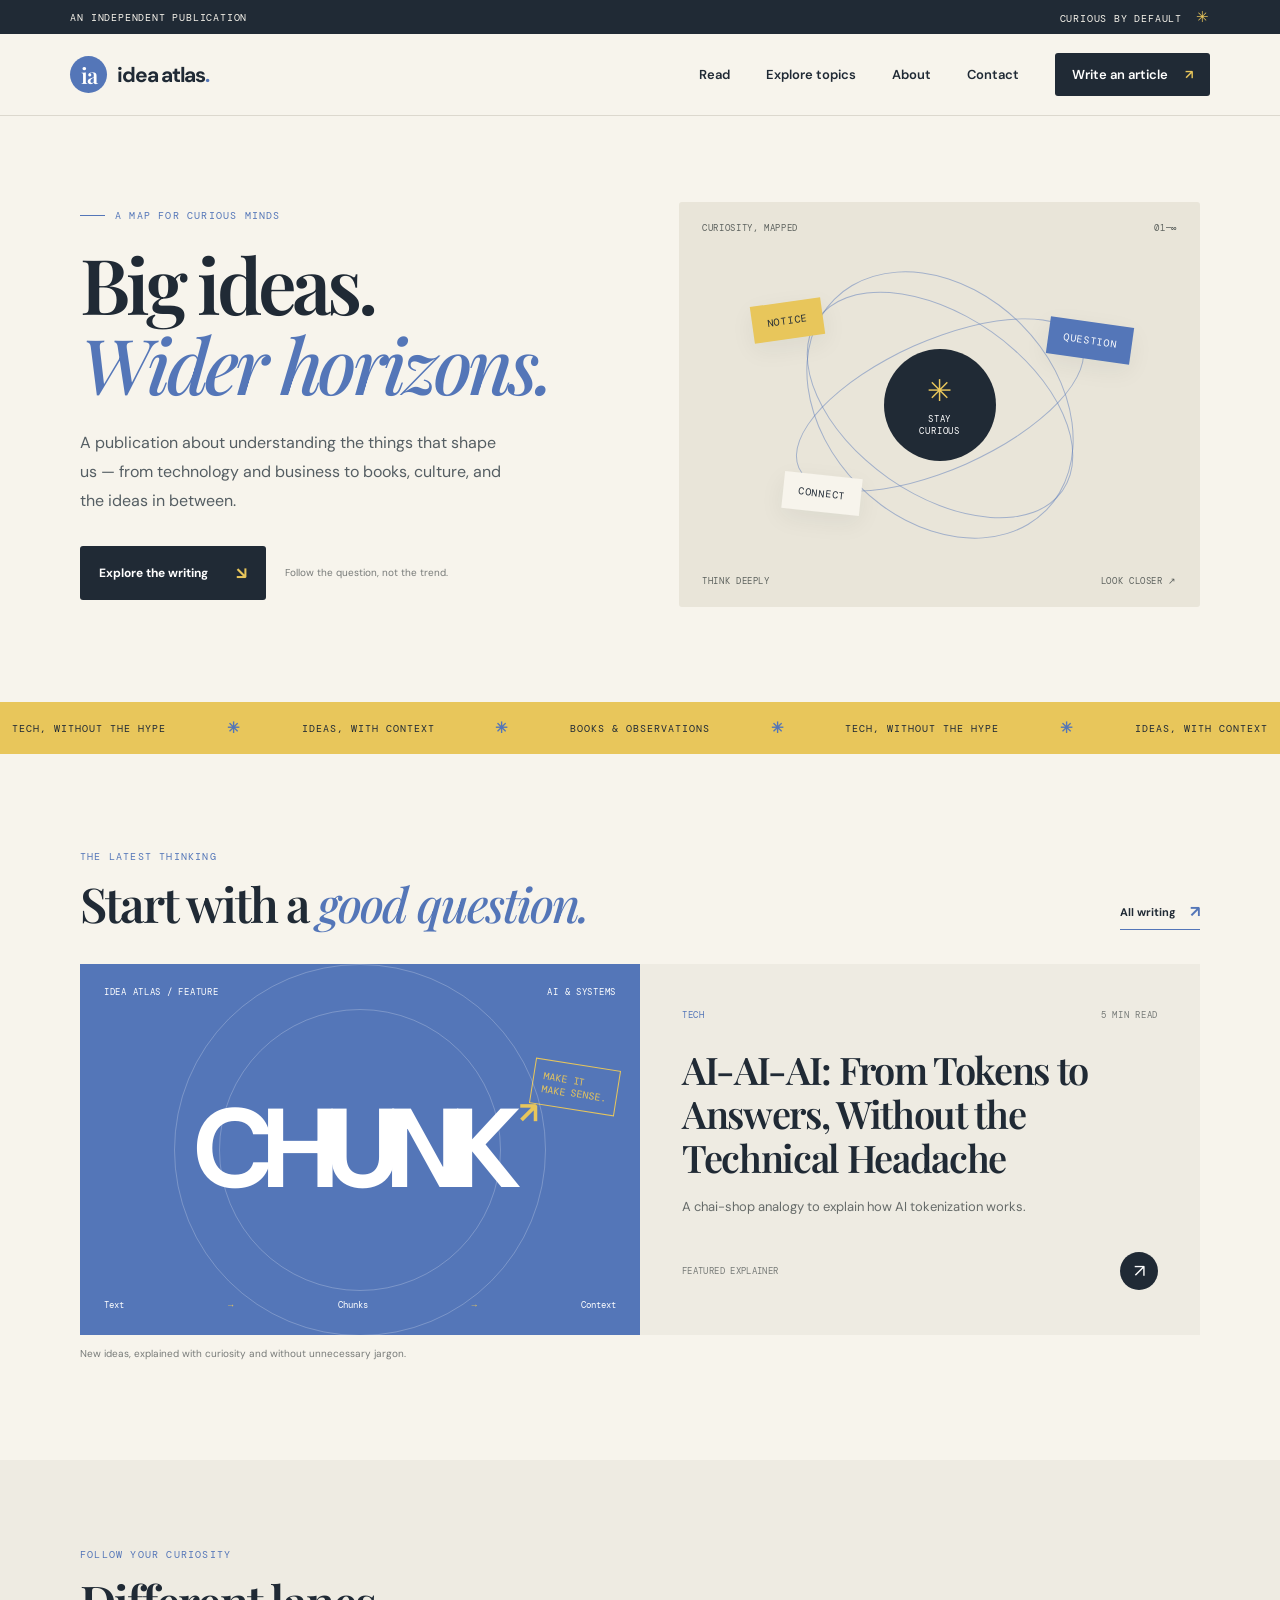
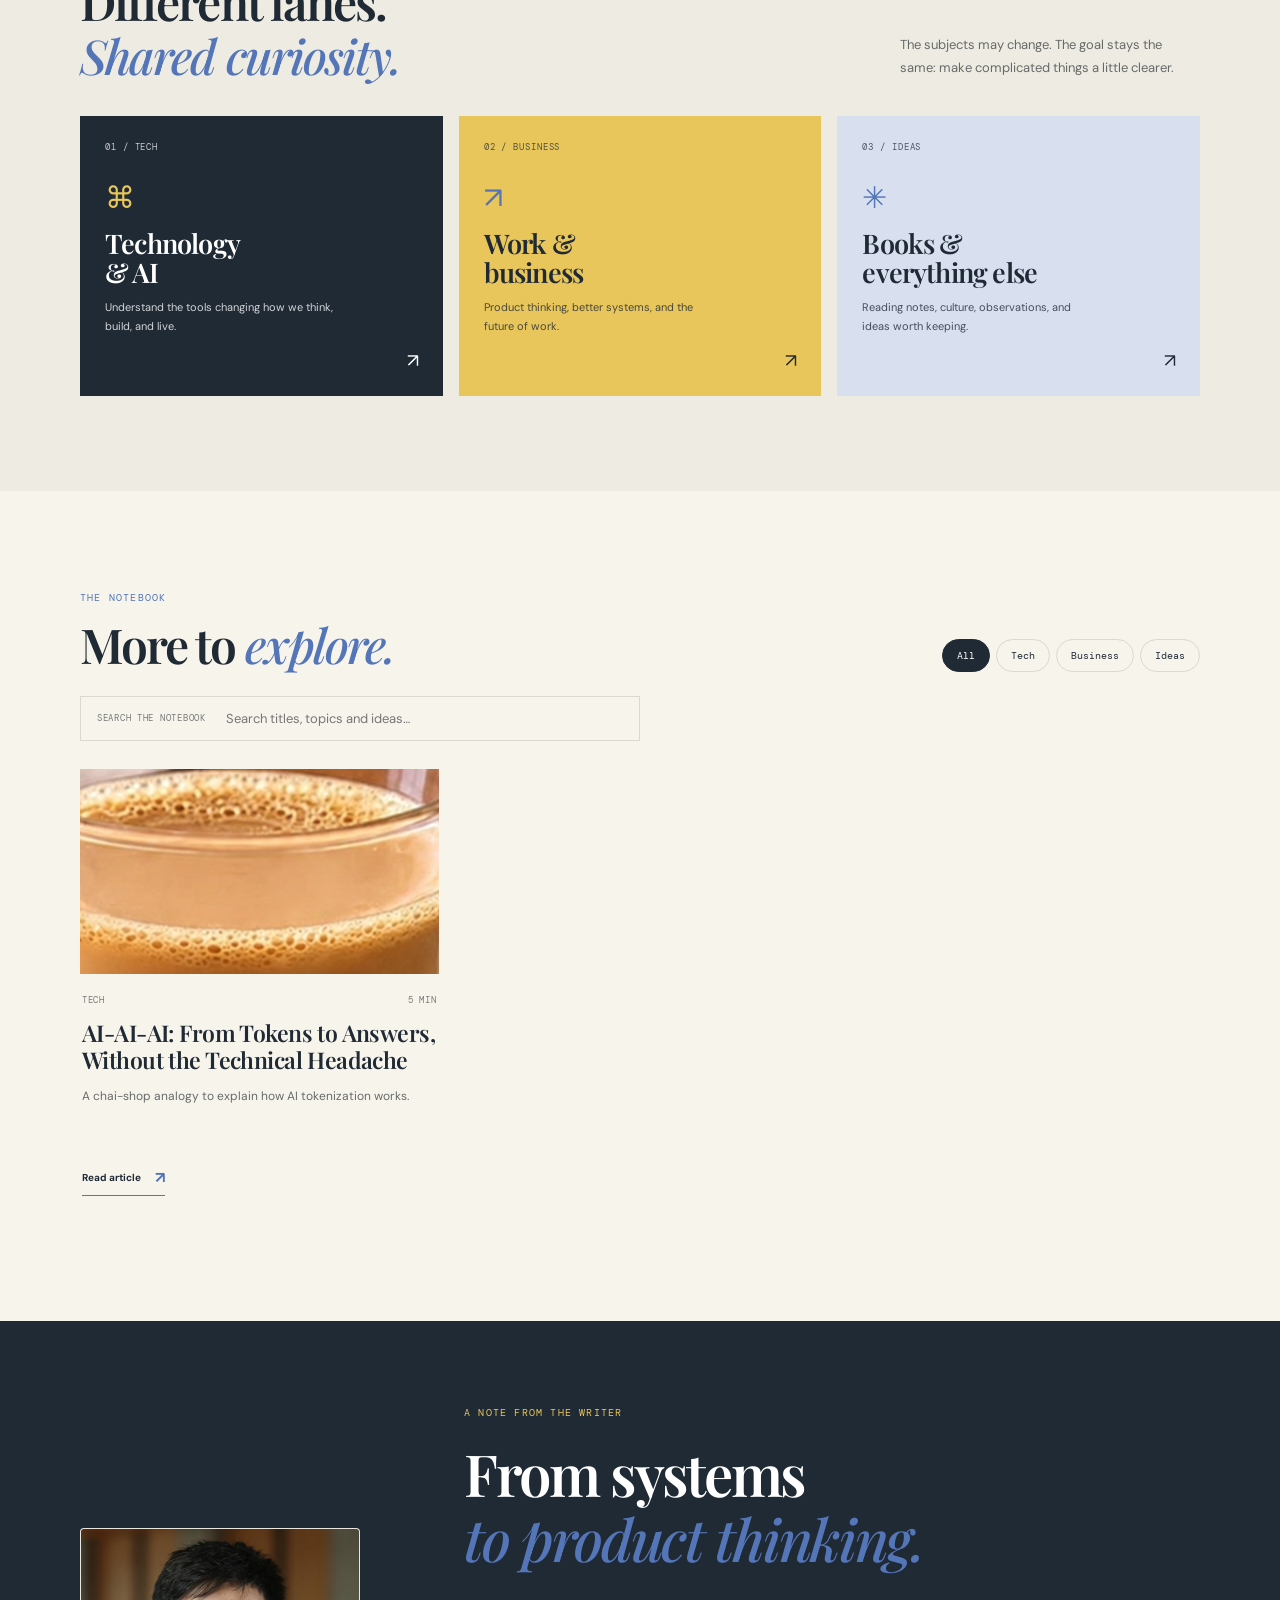
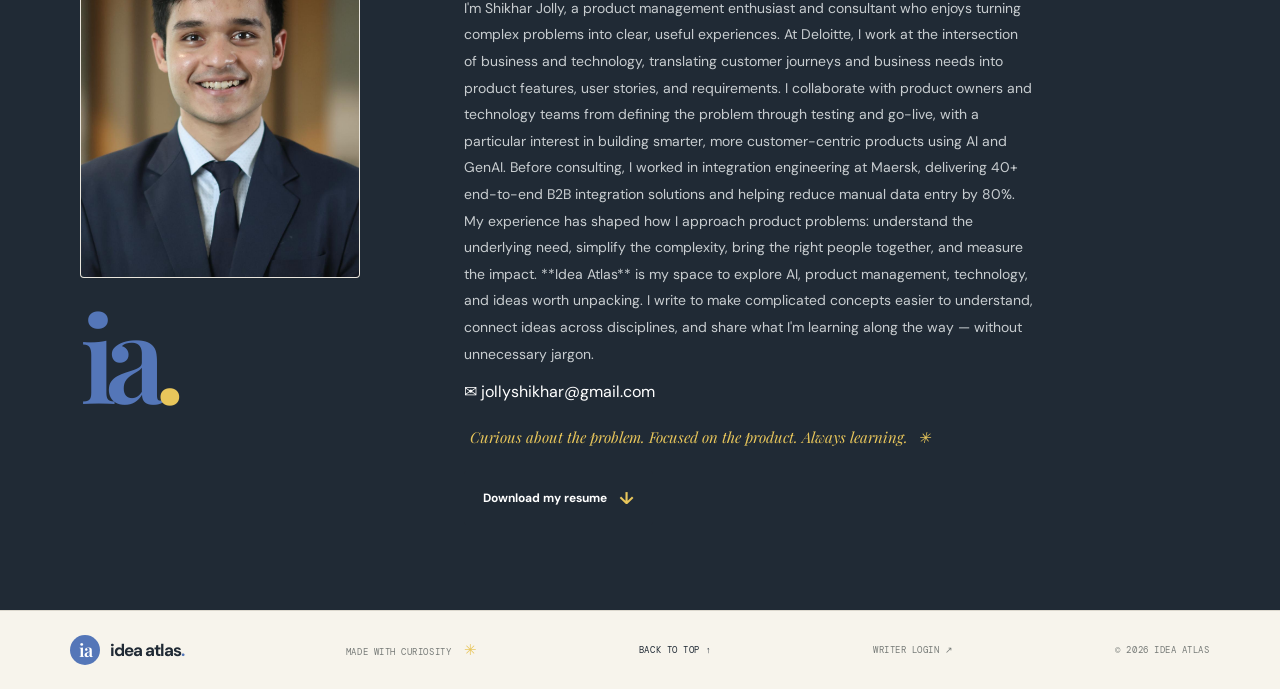
<file: index.html>
<!doctype html>
<html lang="en">
<head>
  <meta charset="utf-8">
  <meta name="viewport" content="width=device-width, initial-scale=1">
  <meta name="theme-color" content="#f7f4ec">
  <meta name="description" content="A curious publication exploring technology, business, books, and ideas worth understanding.">
  <meta property="og:title" content="Idea Atlas — A map for curious minds">
  <meta property="og:description" content="Big ideas, explored with clarity.">
  <title>Idea Atlas — A map for curious minds</title>

  <link rel="preconnect" href="https://fonts.googleapis.com">
  <link rel="preconnect" href="https://fonts.gstatic.com" crossorigin>
  <link href="https://fonts.googleapis.com/css2?family=DM+Mono:wght@400;500&family=DM+Sans:wght@400;500;600;700&family=Playfair+Display:wght@500;600;700&display=swap" rel="stylesheet">
  <link rel="stylesheet" href="styles.css">
</head>

<body>
  <div class="topline">
    <span>AN INDEPENDENT PUBLICATION</span>
    <span class="topline-right">CURIOUS BY DEFAULT <span class="spark">✳</span></span>
  </div>

  <header class="site-header">
    <a class="brand" href="index.html" aria-label="Idea Atlas home">
      <span class="brand-mark">ia</span>
      <span>idea atlas<span class="brand-dot">.</span></span>
    </a>

    <button class="menu-toggle" aria-label="Toggle navigation" aria-expanded="false">☰</button>

    <nav class="nav-links" aria-label="Main navigation">
      <a href="#latest">Read</a>
      <a href="#topics">Explore topics</a>
      <a href="#about">About</a>
      <a href="mailto:jollyshikhar@gmail.com">Contact</a>
      <a class="nav-cta" href="https://pagescms.org/" target="_blank" rel="noreferrer">Write an article <span>↗</span></a>
    </nav>
  </header>

  <main id="home">
    <section class="hero wrap">
      <div class="hero-copy">
        <p class="eyebrow"><span class="eyebrow-line"></span> A MAP FOR CURIOUS MINDS</p>
        <h1>Big ideas.<br><em>Wider horizons.</em></h1>
        <p class="hero-intro">A publication about understanding the things that shape us — from technology and business to books, culture, and the ideas in between.</p>
        <div class="hero-actions">
          <a class="button button-dark" href="#latest">Explore the writing <span>↘</span></a>
          <span class="read-note">Follow the question, not the trend.</span>
        </div>
      </div>

      <div class="hero-art" aria-label="Abstract map of connected ideas">
        <div class="art-label label-top">CURIOSITY, MAPPED <span>01—∞</span></div>
        <div class="orbit orbit-one"></div>
        <div class="orbit orbit-two"></div>
        <div class="orbit orbit-three"></div>
        <div class="chunk chunk-a">NOTICE</div>
        <div class="chunk chunk-b">QUESTION</div>
        <div class="chunk chunk-c">CONNECT</div>
        <div class="art-center"><span>✳</span><small>STAY<br>CURIOUS</small></div>
        <div class="art-label label-bottom"><span>THINK DEEPLY</span><span>LOOK CLOSER ↗</span></div>
      </div>
    </section>

    <div class="ticker">
      <div class="ticker-track">
        <span>TECH, WITHOUT THE HYPE</span><b>✳</b>
        <span>IDEAS, WITH CONTEXT</span><b>✳</b>
        <span>BOOKS & OBSERVATIONS</span><b>✳</b>
        <span>TECH, WITHOUT THE HYPE</span><b>✳</b>
        <span>IDEAS, WITH CONTEXT</span>
      </div>
    </div>

    <section class="featured wrap" id="latest">
      <div class="section-heading">
        <div>
          <p class="eyebrow">THE LATEST THINKING</p>
          <h2>Start with a <em>good question.</em></h2>
        </div>
        <a class="text-link" href="#all-articles">All writing <span>↗</span></a>
      </div>

      <article class="feature-card" id="featured-card">
        <div class="feature-visual">
          <div class="visual-top"><span>IDEA ATLAS / FEATURE</span><span>AI & SYSTEMS</span></div>
          <div class="stack-word">CHUNK<span>↗</span></div>
          <div class="stack-bottom"><span>Text</span><i>→</i><span>Chunks</span><i>→</i><span>Context</span></div>
          <div class="visual-stamp">MAKE IT<br>MAKE SENSE.</div>
        </div>

        <div class="feature-content">
          <div class="meta"><span class="tag">ARTIFICIAL INTELLIGENCE</span><span>8 MIN READ</span></div>
          <h3>It’s all about the ‘chunks’ in the ‘RAG’</h3>
          <p>A practical exploration of why breaking information into meaningful pieces matters for retrieval-augmented generation.</p>
          <div class="feature-footer">
            <span class="date">FEATURED EXPLAINER</span>
            <a class="round-link" href="article.html?slug=rag-chunking" aria-label="Read featured article">↗</a>
          </div>
        </div>
      </article>

      <p class="prototype-note">New ideas, explained with curiosity and without unnecessary jargon.</p>
    </section>

    <section class="topics-section" id="topics">
      <div class="wrap">
        <div class="section-heading">
          <div>
            <p class="eyebrow">FOLLOW YOUR CURIOSITY</p>
            <h2>Different lanes.<br><em>Shared curiosity.</em></h2>
          </div>
          <p class="section-aside">The subjects may change. The goal stays the same: make complicated things a little clearer.</p>
        </div>

        <div class="topic-grid">
          <a class="topic-card topic-tech" href="#all-articles" data-topic="Tech">
            <span class="topic-number">01 / TECH</span>
            <div class="topic-icon">⌘</div>
            <h3>Technology<br>& AI</h3>
            <p>Understand the tools changing how we think, build, and live.</p>
            <span class="topic-arrow">↗</span>
          </a>

          <a class="topic-card topic-work" href="#all-articles" data-topic="Business">
            <span class="topic-number">02 / BUSINESS</span>
            <div class="topic-icon">↗</div>
            <h3>Work &<br>business</h3>
            <p>Product thinking, better systems, and the future of work.</p>
            <span class="topic-arrow">↗</span>
          </a>

          <a class="topic-card topic-life" href="#all-articles" data-topic="Ideas">
            <span class="topic-number">03 / IDEAS</span>
            <div class="topic-icon">✳</div>
            <h3>Books &<br>everything else</h3>
            <p>Reading notes, culture, observations, and ideas worth keeping.</p>
            <span class="topic-arrow">↗</span>
          </a>
        </div>
      </div>
    </section>

    <section class="all-articles wrap" id="all-articles">
      <div class="section-heading">
        <div>
          <p class="eyebrow">THE NOTEBOOK</p>
          <h2>More to <em>explore.</em></h2>
        </div>

        <div class="filters" role="group" aria-label="Filter articles">
          <button class="filter active" data-filter="All">All</button>
          <button class="filter" data-filter="Tech">Tech</button>
          <button class="filter" data-filter="Business">Business</button>
          <button class="filter" data-filter="Ideas">Ideas</button>
        </div>
      </div>

      <div class="search-wrap">
        <label for="article-search">SEARCH THE NOTEBOOK</label>
        <input id="article-search" type="search" placeholder="Search titles, topics and ideas…">
      </div>

      <div class="article-grid" id="article-grid"></div>
      <p class="empty-state" id="empty-state" hidden>No articles match that search yet.</p>
    </section>

    <section class="about-section" id="about">
      <div class="wrap about-inner">
        <div class="about-profile">
          <img
            id="about-profile-image"
            class="about-profile-image"
            src="media/shikhar-jolly.jpg"
            alt="Portrait of Shikhar Jolly"
            loading="lazy"
            onerror="this.style.display='none'"
          >
          <div class="about-mark">ia<span>.</span></div>
        </div>

        <div class="about-text">
          <p class="eyebrow">A NOTE FROM THE WRITER</p>

          <h2>
            <span id="about-heading-first">From systems</span><br>
            <em id="about-heading-second">to product thinking.</em>
          </h2>

          <p class="about-copy" id="about-copy">I'm Shikhar — a product management enthusiast and consultant who enjoys turning complex problems into clear, useful experiences.</p>

          <a class="profile-email" href="mailto:jollyshikhar@gmail.com">
            <span class="email-icon" aria-hidden="true">✉</span>
            <span>jollyshikhar@gmail.com</span>
          </a>

          <p class="signature">
            <span id="about-signature-text">Curious about the problem. Focused on the product. Always learning.</span>
            <span>✳</span>
          </p>

          <div class="about-actions">
            <a id="resume-download" class="button button-dark" href="/media/Shikhar-Jolly-Resume.pdf" download>
              Download my resume <span>↓</span>
            </a>
          </div>
        </div>
      </div>
    </section>
  </main>

  <footer class="site-footer">
    <a class="brand" href="index.html">
      <span class="brand-mark">ia</span>
      <span>idea atlas<span class="brand-dot">.</span></span>
    </a>
    <span>MADE WITH CURIOSITY <span class="spark">✳</span></span>
    <a href="#home" class="back-top">BACK TO TOP ↑</a>
    <a class="copyright" href="https://pagescms.org/" target="_blank" rel="noreferrer">WRITER LOGIN ↗</a>
    <span class="copyright">© <span id="year"></span> IDEA ATLAS</span>
  </footer>

  <script src="script.js"></script>
</body>
</html>
</file>
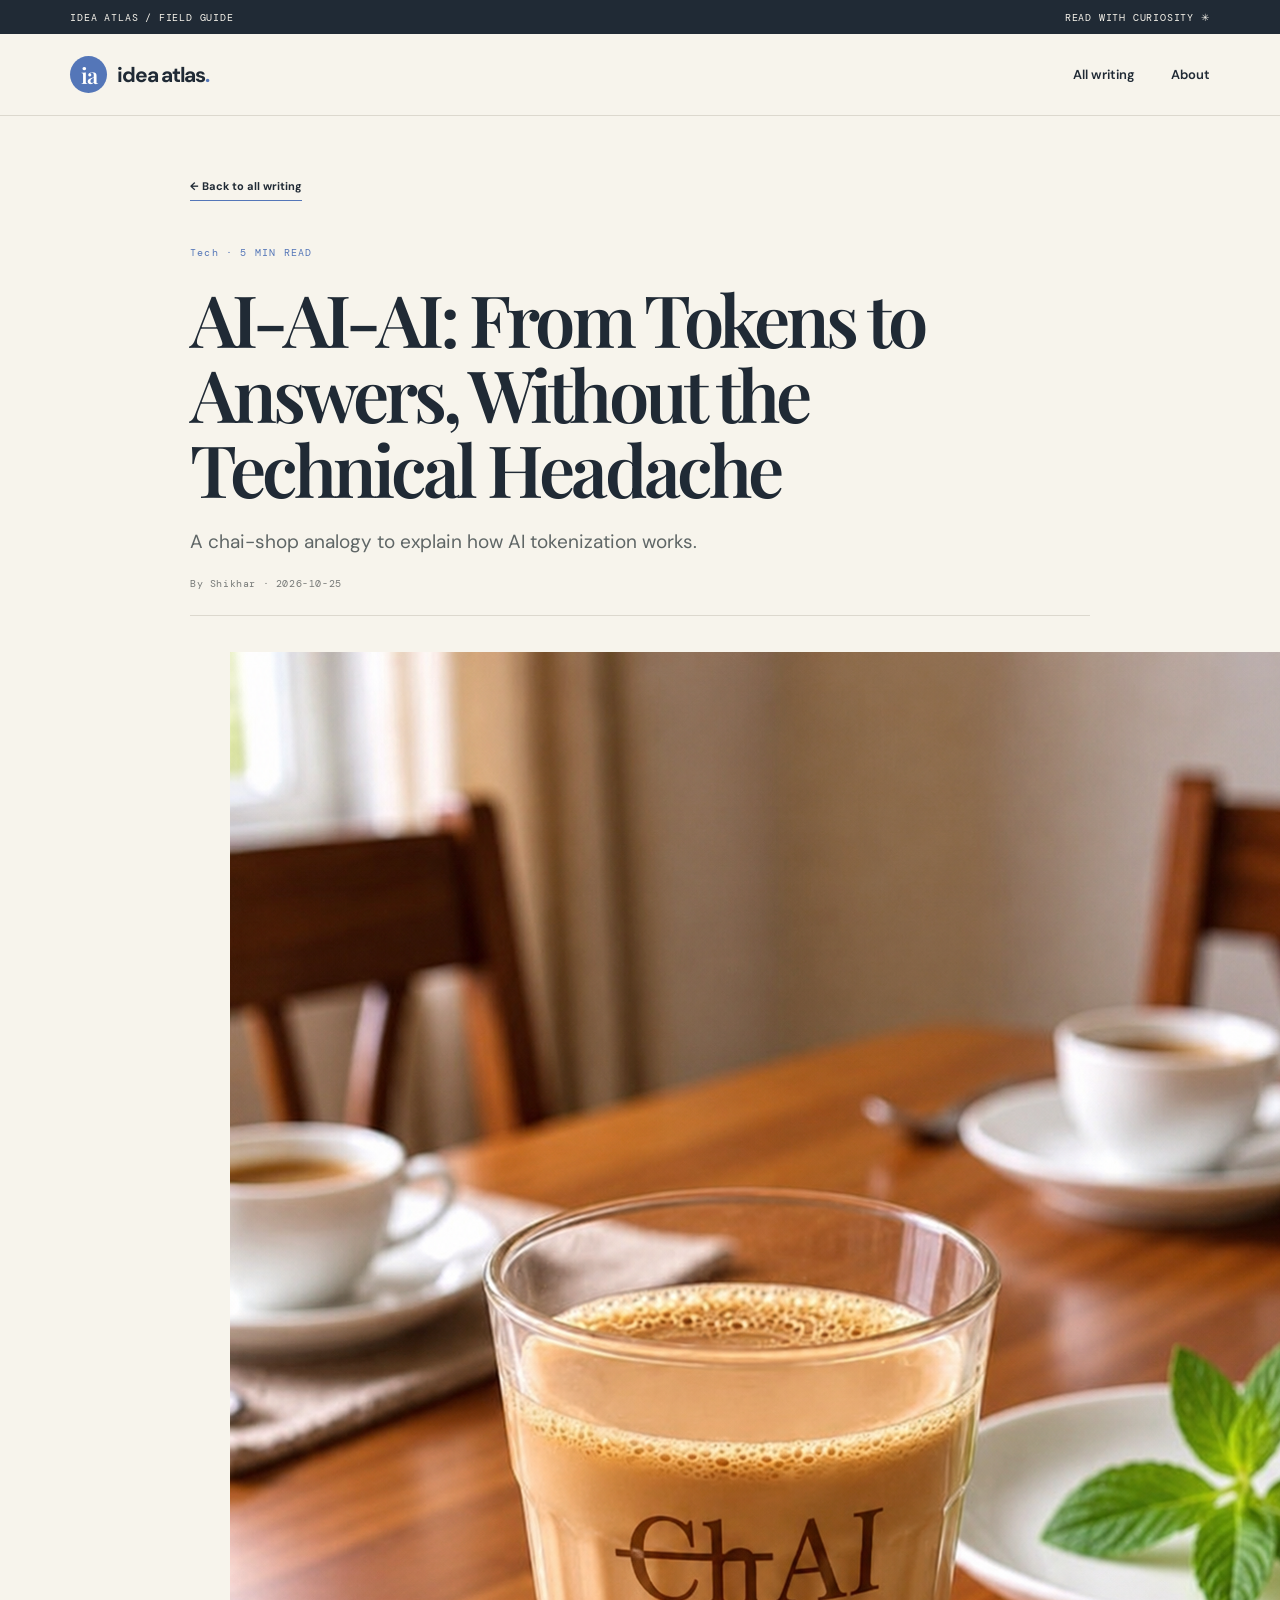
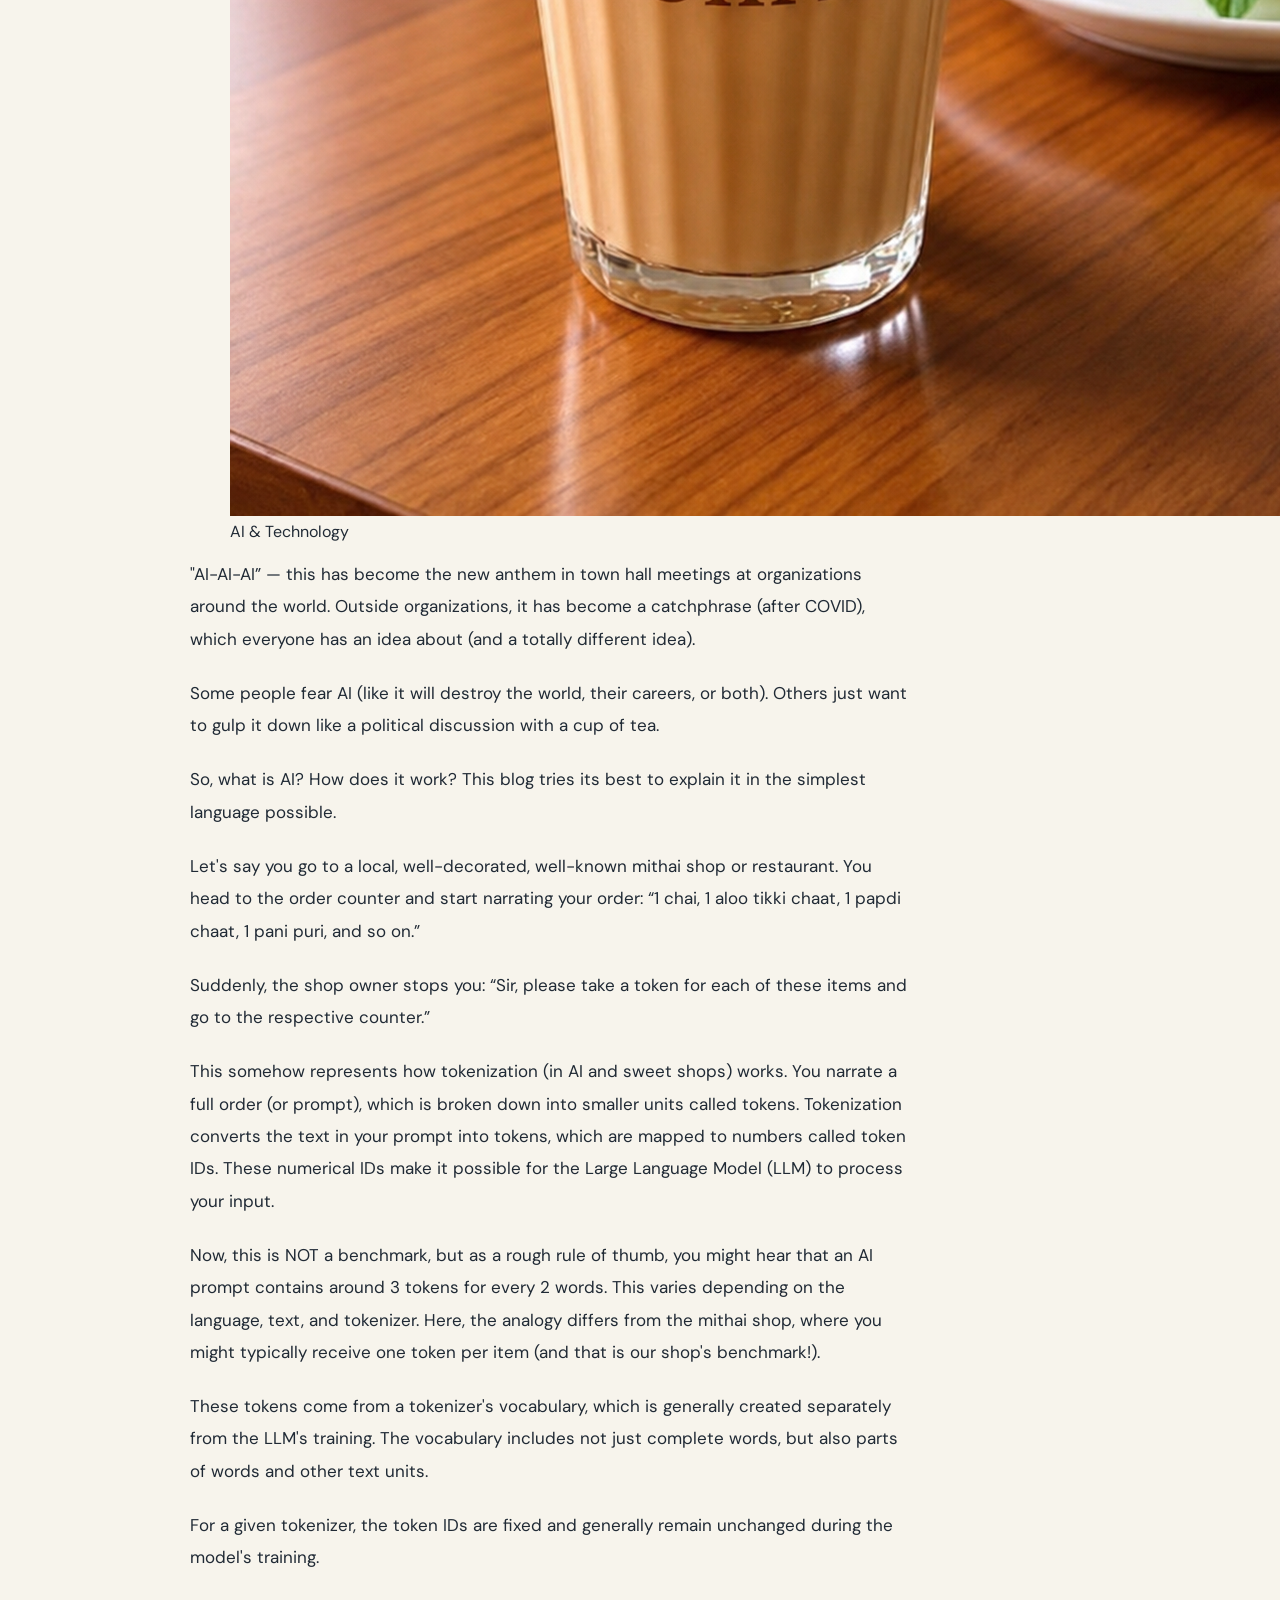
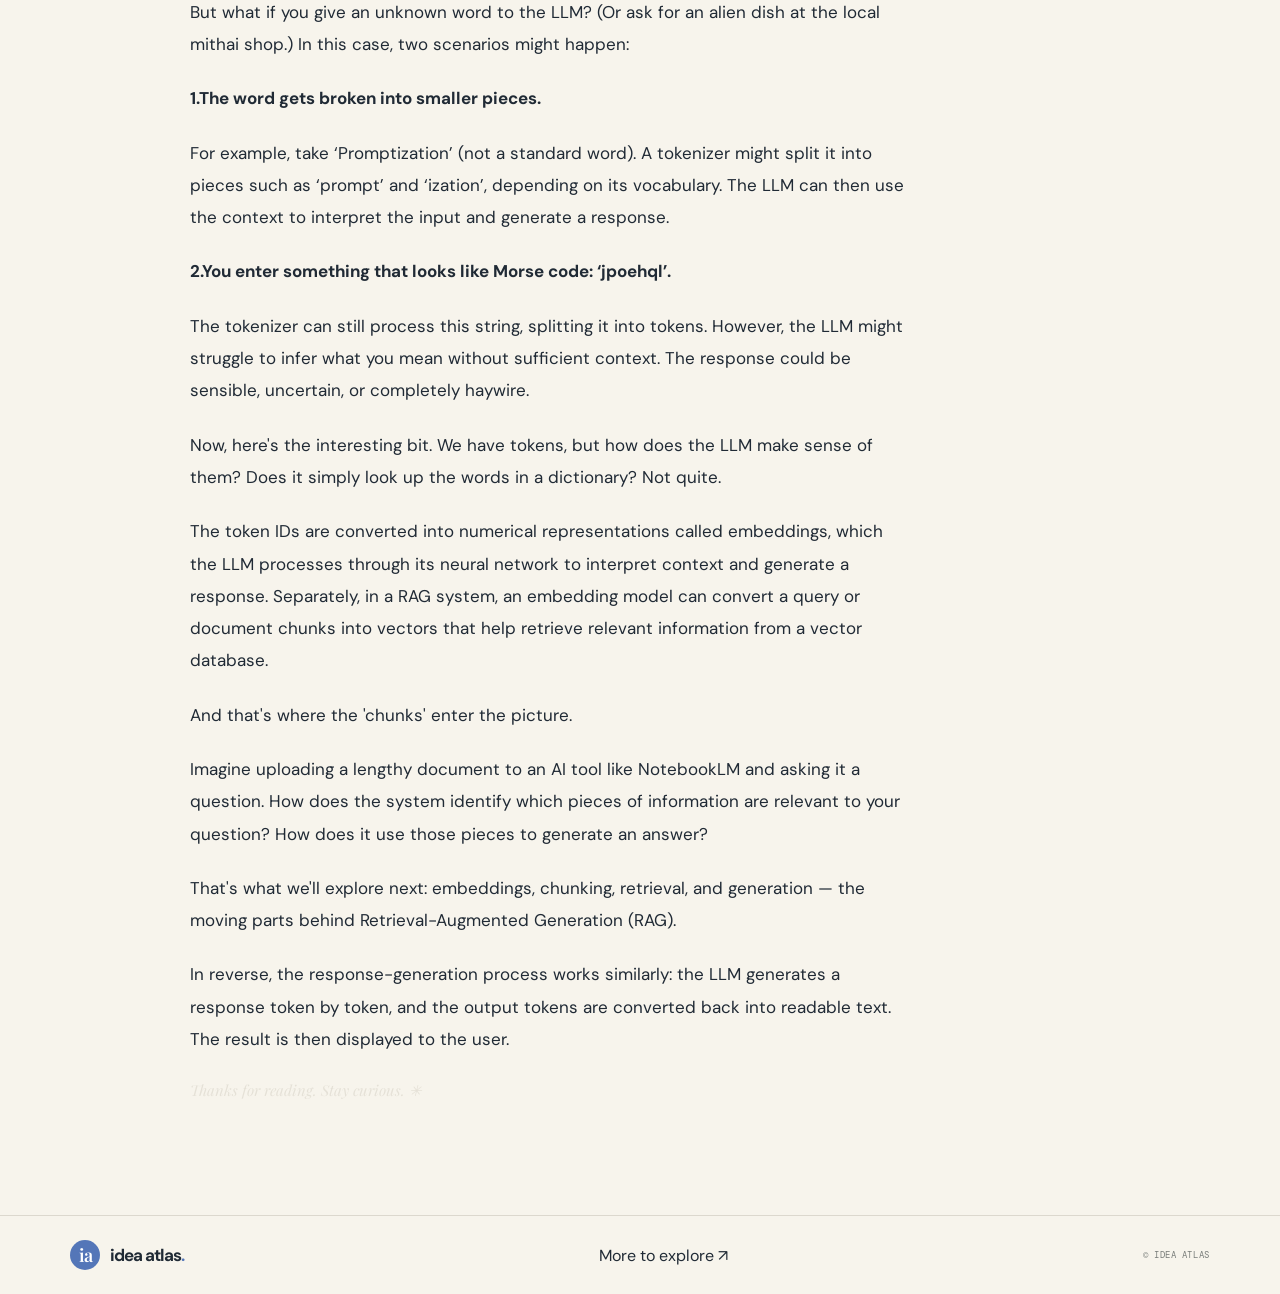
<file: article.html>
<!doctype html><html lang="en"><head><meta charset="utf-8"><meta name="viewport" content="width=device-width,initial-scale=1"><meta name="description" content="An Idea Atlas article"><title>Article — Idea Atlas</title><link href="https://fonts.googleapis.com/css2?family=DM+Mono:wght@400;500&family=DM+Sans:wght@400;500;600;700&family=Playfair+Display:wght@500;600;700&display=swap" rel="stylesheet"><link rel="stylesheet" href="styles.css"></head><body><div class="topline"><span>IDEA ATLAS / FIELD GUIDE</span><span>READ WITH CURIOSITY ✳</span></div><header class="site-header"><a class="brand" href="index.html"><span class="brand-mark">ia</span><span>idea atlas<span class="brand-dot">.</span></span></a><nav class="nav-links"><a href="index.html#latest">All writing</a><a href="index.html#about">About</a></nav></header><main class="article-page wrap"><a class="text-link" href="index.html#all-articles">← Back to all writing</a><div id="article-content"><p class="eyebrow">IDEA ATLAS</p><h1>Loading article…</h1></div><aside class="article-toc" id="article-toc"><strong>IN THIS ARTICLE</strong><ol></ol></aside></main><footer class="site-footer"><a class="brand" href="index.html"><span class="brand-mark">ia</span><span>idea atlas<span class="brand-dot">.</span></span></a><a href="index.html#latest">More to explore ↗</a><span>© IDEA ATLAS</span></footer><script src="script.js"></script></body></html>
</file>
<file: styles.css>
:root{--paper:#f7f4ec;--ink:#202a35;--blue:#5476b8;--yellow:#e8c65b;--muted:#777a78;--line:#dcd8ce;--serif:'Playfair Display',Georgia,serif;--sans:'DM Sans',Arial,sans-serif;--mono:'DM Mono',monospace}*{box-sizing:border-box}html{scroll-behavior:smooth;scroll-padding-top:90px}body{margin:0;background:var(--paper);color:var(--ink);font-family:var(--sans);-webkit-font-smoothing:antialiased}a{color:inherit;text-decoration:none}.topline{height:34px;background:var(--ink);color:#f7f4ec;display:flex;align-items:center;justify-content:space-between;padding:0 5.5%;font:10px var(--mono);letter-spacing:.08em}.spark{color:var(--yellow);font-size:15px;margin-left:7px}.site-header{height:82px;padding:0 5.5%;display:flex;align-items:center;justify-content:space-between;border-bottom:1px solid var(--line);position:sticky;top:0;z-index:10;background:rgba(247,244,236,.94);backdrop-filter:blur(14px)}.brand{display:flex;align-items:center;gap:10px;font-weight:700;font-size:21px;letter-spacing:-.06em}.brand-mark{display:grid;place-items:center;width:37px;height:37px;background:var(--blue);color:white;border-radius:50%;font:600 22px var(--serif);letter-spacing:-.06em}.brand-dot{color:var(--blue)}.nav-links{display:flex;align-items:center;gap:36px;font-size:13px;font-weight:600}.nav-links>a:not(.nav-cta){transition:color .2s}.nav-links>a:hover{color:var(--blue)}.nav-cta{background:var(--ink);color:white;padding:13px 17px;border-radius:3px}.nav-cta span{margin-left:14px;color:var(--yellow)}.menu-toggle{display:none;border:0;background:none;font-size:22px;color:var(--ink)}.wrap{width:min(1120px,89%);margin-inline:auto}.hero{display:grid;grid-template-columns:1fr 1fr;gap:7%;align-items:center;padding-top:86px;padding-bottom:95px}.eyebrow{font:10px var(--mono);letter-spacing:.12em;color:var(--blue);margin:0 0 22px;display:flex;align-items:center;gap:10px}.eyebrow-line{width:25px;height:1px;background:var(--blue)}h1,h2,h3,p{margin-top:0}h1{font:600 clamp(48px,6vw,78px)/1.04 var(--serif);letter-spacing:-.055em;margin-bottom:25px}h1 em,h2 em{font-weight:500;color:var(--blue)}.hero-intro{font-size:16px;line-height:1.8;color:#555e63;max-width:430px;margin-bottom:30px}.hero-actions{display:flex;align-items:center;gap:19px;flex-wrap:wrap}.button{display:inline-flex;align-items:center;gap:28px;padding:16px 19px;font-size:12px;font-weight:700;border-radius:3px}.button-dark{background:var(--ink);color:white}.button span{color:var(--yellow);font-size:17px}.read-note{font-size:10px;color:var(--muted)}.hero-art{height:405px;background:#e9e5d9;position:relative;overflow:hidden;border-radius:3px}.art-label{position:absolute;left:23px;right:23px;display:flex;justify-content:space-between;font:9px var(--mono);letter-spacing:.07em;color:#5d625e}.label-top{top:20px}.label-bottom{bottom:20px}.orbit{position:absolute;border:1px solid rgba(84,118,184,.48);border-radius:50%;left:50%;top:50%;transform:translate(-50%,-50%) rotate(-24deg)}.orbit-one{width:310px;height:130px}.orbit-two{width:300px;height:230px;transform:translate(-50%,-50%) rotate(45deg)}.orbit-three{width:180px;height:300px;transform:translate(-50%,-50%) rotate(-55deg)}.chunk{position:absolute;padding:12px 15px;font:10px var(--mono);letter-spacing:.08em;box-shadow:0 8px 24px #202a3510}.chunk-a{top:100px;left:14%;background:var(--yellow);transform:rotate(-8deg)}.chunk-b{top:120px;right:13%;background:var(--blue);color:white;transform:rotate(8deg)}.chunk-c{bottom:95px;left:20%;background:var(--paper);transform:rotate(6deg)}.art-center{position:absolute;top:50%;left:50%;transform:translate(-50%,-50%);width:112px;height:112px;background:var(--ink);color:white;border-radius:50%;display:flex;align-items:center;justify-content:center;flex-direction:column;gap:4px}.art-center span{font-size:30px;color:var(--yellow)}.art-center small{font:9px/1.3 var(--mono);text-align:center;letter-spacing:.1em}.ticker{overflow:hidden;background:var(--yellow);padding:16px 0;white-space:nowrap}.ticker-track{display:flex;align-items:center;justify-content:space-around;gap:36px;min-width:900px;font:10px var(--mono);letter-spacing:.1em}.ticker b{font-size:15px;color:var(--blue)}.featured{padding-top:96px;padding-bottom:100px}.section-heading{display:flex;align-items:flex-end;justify-content:space-between;gap:25px;margin-bottom:34px}.section-heading .eyebrow{margin-bottom:13px}h2{font:600 clamp(33px,4vw,48px)/1.13 var(--serif);letter-spacing:-.04em;margin-bottom:0}.text-link{display:inline-flex;align-items:center;gap:14px;font-size:11px;font-weight:700;border-bottom:1px solid var(--blue);padding-bottom:7px}.text-link span{color:var(--blue);font-size:16px}.feature-card{display:grid;grid-template-columns:1fr 1fr;background:#eeebe2;min-height:360px}.feature-visual{min-height:360px;background:var(--blue);position:relative;overflow:hidden;color:white;padding:24px;display:flex;align-items:center;justify-content:center}.visual-top{position:absolute;top:22px;left:24px;right:24px;display:flex;justify-content:space-between;font:9px var(--mono);letter-spacing:.08em}.stack-word{font:700 clamp(65px,9vw,112px)/.9 var(--sans);letter-spacing:-.1em;position:relative;z-index:1}.stack-word span{font-size:30px;color:var(--yellow);vertical-align:top;margin-left:9px}.feature-visual:before,.feature-visual:after{content:"";position:absolute;width:280px;height:280px;border:1px solid #ffffff3b;border-radius:50%}.feature-visual:after{width:370px;height:370px}.stack-bottom{position:absolute;bottom:24px;left:24px;right:24px;display:flex;align-items:center;justify-content:space-between;gap:6px;font:9px var(--mono)}.stack-bottom i{font-style:normal;color:var(--yellow)}.visual-stamp{position:absolute;right:22px;top:100px;border:1px solid var(--yellow);color:var(--yellow);font:10px/1.3 var(--mono);padding:9px;transform:rotate(9deg)}.feature-content{padding:45px 42px;display:flex;flex-direction:column}.meta{display:flex;justify-content:space-between;gap:10px;font:9px var(--mono);letter-spacing:.08em;color:#777b78}.tag{color:var(--blue)}.feature-content h3{font:600 clamp(27px,3vw,38px)/1.16 var(--serif);letter-spacing:-.035em;margin:27px 0 15px}.feature-content>p,.article-info>p{font-size:13px;line-height:1.8;color:#666b69}.feature-footer{display:flex;align-items:center;justify-content:space-between;margin-top:auto;padding-top:20px}.date{font:9px var(--mono);letter-spacing:.04em;color:#777b78}.round-link{width:38px;height:38px;border-radius:50%;display:grid;place-items:center;background:var(--ink);color:white;font-size:18px;transition:transform .2s}.round-link:hover{transform:rotate(45deg)}.prototype-note{font-size:10px;color:var(--muted);margin:12px 0 0}.topics-section{background:#eeebe2;padding:88px 0 95px}.section-aside{max-width:300px;color:#666b69;font-size:13px;line-height:1.8;margin-bottom:3px}.topic-grid{display:grid;grid-template-columns:repeat(3,1fr);gap:16px}.topic-card{padding:25px 25px 28px;min-height:280px;position:relative;display:flex;flex-direction:column;transition:transform .2s}.topic-card:hover{transform:translateY(-5px)}.topic-tech{background:var(--ink);color:white}.topic-work{background:var(--yellow)}.topic-life{background:#d8e0ef}.topic-number{font:9px var(--mono);letter-spacing:.1em;opacity:.75}.topic-icon{font-size:30px;margin:25px 0 12px;color:var(--blue)}.topic-tech .topic-icon{color:var(--yellow)}.topic-card h3{font:600 27px/1.05 var(--serif);letter-spacing:-.03em;margin-bottom:12px}.topic-card p{font-size:11px;line-height:1.7;max-width:230px;margin-bottom:0;opacity:.8}.topic-arrow{position:absolute;right:24px;bottom:23px;font-size:19px}.all-articles{padding-top:100px;padding-bottom:105px}.filters{display:flex;gap:6px;flex-wrap:wrap}.filter{background:transparent;border:1px solid var(--line);padding:9px 14px;border-radius:30px;font:10px var(--mono);cursor:pointer;color:var(--ink)}.filter.active,.filter:hover{background:var(--ink);color:white;border-color:var(--ink)}.article-grid{display:grid;grid-template-columns:repeat(3,1fr);gap:22px}.article-card{min-width:0}.article-art{height:205px;position:relative;overflow:hidden;display:flex;align-items:center;justify-content:center}.art-embeddings{background:#d8e0ef}.art-product{background:#e9dfc6}.art-reading{background:#d7dfd5}.mini-label{position:absolute;top:16px;left:16px;font:9px var(--mono);letter-spacing:.08em}.art-caption{position:absolute;bottom:15px;left:16px;font:9px var(--mono);letter-spacing:.08em}.dot-matrix{font-size:28px;line-height:1.35;letter-spacing:8px;color:var(--blue);transform:rotate(-12deg)}.product-shapes{display:flex;gap:8px;align-items:center;transform:rotate(-14deg)}.product-shapes span{width:49px;height:96px;border:1px solid var(--ink);display:block;border-radius:24px}.product-shapes span:nth-child(2){height:130px;background:var(--yellow)}.product-shapes span:nth-child(3){height:75px;background:var(--blue)}.book-shape{width:130px;height:140px;background:var(--ink);color:var(--yellow);display:grid;place-items:center;transform:rotate(7deg);box-shadow:10px 8px 0 #ffffff70}.book-shape span{font:600 18px/1.3 var(--serif);letter-spacing:.03em}.article-info{padding:20px 2px}.article-info .meta{margin-bottom:13px}.article-info h3{font:600 23px/1.2 var(--serif);letter-spacing:-.025em;margin-bottom:12px}.article-info>p{font-size:12px;min-height:62px}.article-info .text-link{margin-top:7px;font-size:10px}.empty-state{padding:30px 0;color:var(--muted)}.about-section{background:var(--ink);color:white;padding:85px 0}.about-inner{display:grid;grid-template-columns:1fr 2fr;gap:12%;align-items:start}.about-mark{font:600 120px/.8 var(--serif);letter-spacing:-.1em;color:var(--blue)}.about-mark span{color:var(--yellow)}.about-section h2{font-size:clamp(38px,5vw,58px);margin-bottom:23px}.about-copy{max-width:570px;font-size:14px;line-height:1.9;color:#c8cdd0}.about-section .eyebrow{color:var(--yellow)}.signature{margin-top:25px;font:italic 15px var(--serif);color:#e5e1d7}.signature span{color:var(--yellow);margin-left:6px}.newsletter{padding-top:90px;padding-bottom:95px;display:grid;grid-template-columns:1.1fr 1fr;gap:10%;align-items:center}.newsletter h2{margin-bottom:20px}.newsletter-copy>p:last-child{max-width:390px;font-size:13px;line-height:1.8;color:#666b69}.signup-form label{display:block;font:9px var(--mono);letter-spacing:.1em;margin-bottom:12px}.signup-row{display:flex;border-bottom:1px solid var(--ink)}.signup-row input{flex:1;min-width:0;background:transparent;border:0;padding:15px 0;font:14px var(--sans);outline:none;color:var(--ink)}.signup-row button{border:0;background:var(--blue);color:white;width:48px;height:44px;font-size:21px;cursor:pointer}.form-note{font-size:10px;line-height:1.6;color:var(--muted);margin-top:13px}.site-footer{padding:24px 5.5%;border-top:1px solid var(--line);display:flex;align-items:center;justify-content:space-between;gap:18px}.site-footer .brand{font-size:17px}.site-footer .brand-mark{width:30px;height:30px;font-size:18px}.site-footer>span,.back-top{font:9px var(--mono);letter-spacing:.06em;color:#777b78}.back-top{color:var(--ink)}
@media(max-width:760px){.topline{padding:0 5%;font-size:8px}.site-header{height:70px;padding:0 5%}.menu-toggle{display:block}.nav-links{display:none;position:absolute;top:69px;left:0;right:0;background:var(--paper);padding:22px 5% 28px;border-bottom:1px solid var(--line);flex-direction:column;align-items:flex-start;gap:22px}.nav-links.open{display:flex}.nav-cta{width:100%}.hero{grid-template-columns:1fr;gap:40px;padding-top:60px;padding-bottom:65px}.hero-art{height:340px}.hero-intro{font-size:14px}.section-heading{align-items:flex-start;flex-direction:column}.section-aside{max-width:450px}.feature-card{grid-template-columns:1fr}.feature-visual{min-height:300px}.feature-content{padding:32px 25px;min-height:300px}.topics-section{padding:65px 0}.topic-grid{grid-template-columns:1fr;gap:12px}.topic-card{min-height:235px}.all-articles{padding-top:70px;padding-bottom:70px}.article-grid{grid-template-columns:1fr;gap:12px}.article-art{height:230px}.article-info>p{min-height:0}.about-inner{grid-template-columns:1fr;gap:35px}.about-mark{font-size:80px}.about-section{padding:65px 0}.newsletter{grid-template-columns:1fr;gap:30px;padding-top:65px;padding-bottom:70px}.site-footer{flex-wrap:wrap;padding:22px 5%}.site-footer>span:nth-of-type(1){display:none}.copyright{margin-left:auto}}@media(min-width:761px) and (max-width:980px){.hero{gap:4%}.hero-art{height:360px}.feature-content{padding:32px 27px}.topic-card{padding:22px 18px}.topic-card h3{font-size:23px}.article-art{height:170px}.nav-links{gap:20px}}

.search-wrap{display:flex;align-items:center;gap:18px;border:1px solid var(--line);padding:12px 16px;margin:-10px 0 28px;max-width:560px}.search-wrap label{font:9px var(--mono);letter-spacing:.08em;color:var(--muted);white-space:nowrap}.search-wrap input{flex:1;min-width:0;border:0;background:transparent;font:13px var(--sans);outline:none;color:var(--ink)}.article-page{padding-top:58px;padding-bottom:100px;max-width:900px}.article-page>.text-link{margin-bottom:45px}.article-page h1{max-width:820px;font-size:clamp(42px,6vw,72px);margin:20px 0}.article-deck{font-size:19px;line-height:1.7;color:#5f6666;max-width:720px}.article-byline{font:10px var(--mono);letter-spacing:.06em;color:var(--muted);border-bottom:1px solid var(--line);padding-bottom:25px;margin-bottom:36px}.article-body{font-size:17px;line-height:1.9;max-width:720px}.article-body h2{font-size:32px;margin:42px 0 14px}.article-body h3{font-size:24px;margin:30px 0 10px}.article-toc{border:1px solid var(--line);padding:20px 24px;margin:42px 0;max-width:720px}.article-toc strong{font:10px var(--mono);letter-spacing:.1em}.article-toc ol{padding-left:20px;line-height:2}.article-toc a{color:var(--blue)}.article-toc[hidden]{display:none}.article-body p{margin:0 0 22px}.article-body p em{color:#666}.copyright{font:9px var(--mono);letter-spacing:.06em;color:#777b78}
@media(max-width:760px){.search-wrap{align-items:flex-start;flex-direction:column;gap:8px}.search-wrap input{width:100%;padding:7px 0}.article-page{padding-top:36px}.article-body{font-size:16px}.article-toc{padding:18px}.article-page>.text-link{margin-bottom:30px}}


/* About section profile portrait */
.about-inner{grid-template-columns:minmax(220px,0.8fr) minmax(0,2fr);gap:8%;align-items:center}
.about-profile{display:flex;flex-direction:column;align-items:flex-start;gap:28px}
.about-profile-image{display:block;width:min(100%,280px);aspect-ratio:4/5;object-fit:cover;border-radius:4px;background:#e6e1d6;border:1px solid rgba(255,255,255,.16)}
.about-text{min-width:0}
@media(max-width:760px){.about-inner{grid-template-columns:1fr;gap:30px}.about-profile{flex-direction:row;align-items:center;gap:24px}.about-profile-image{width:132px;aspect-ratio:3/4}.about-mark{font-size:70px}}

.about-actions{margin-top:1.5rem}.about-actions .button{display:inline-flex;align-items:center;gap:.75rem;text-decoration:none}
</file>
